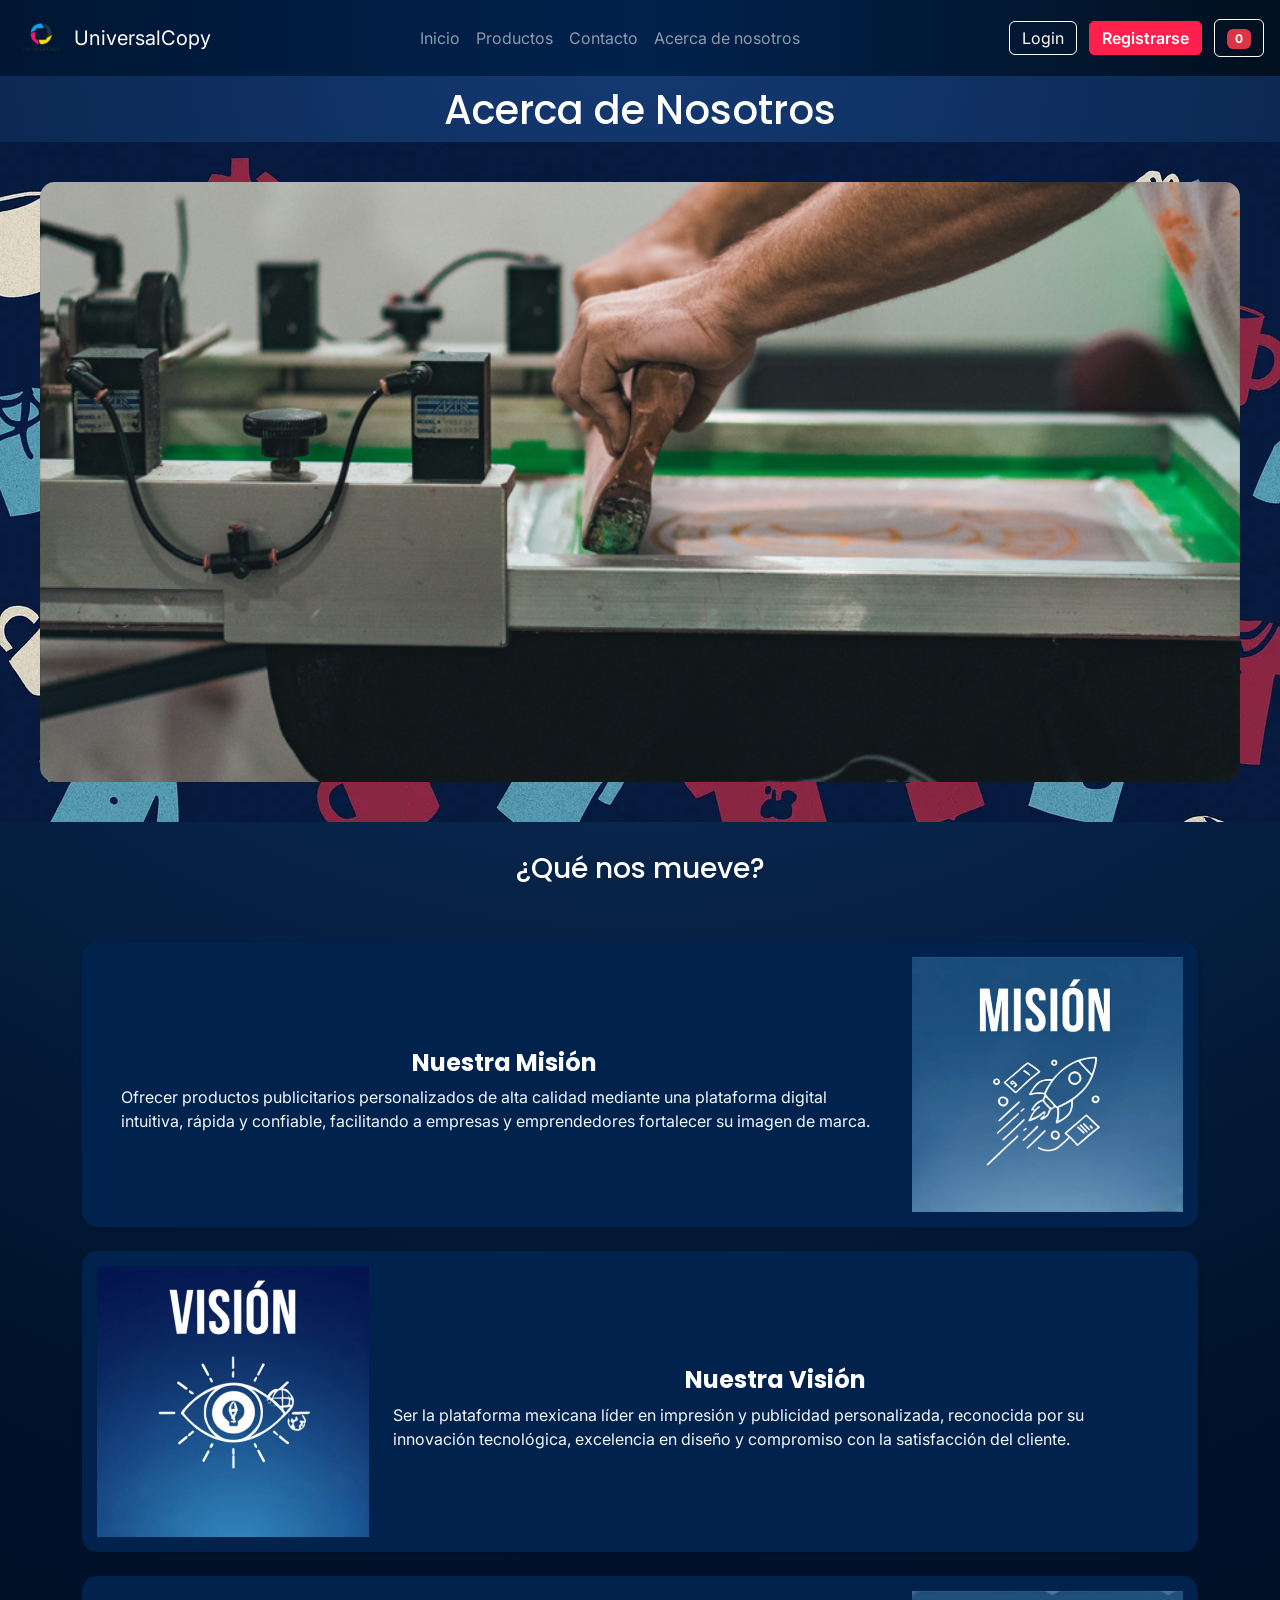
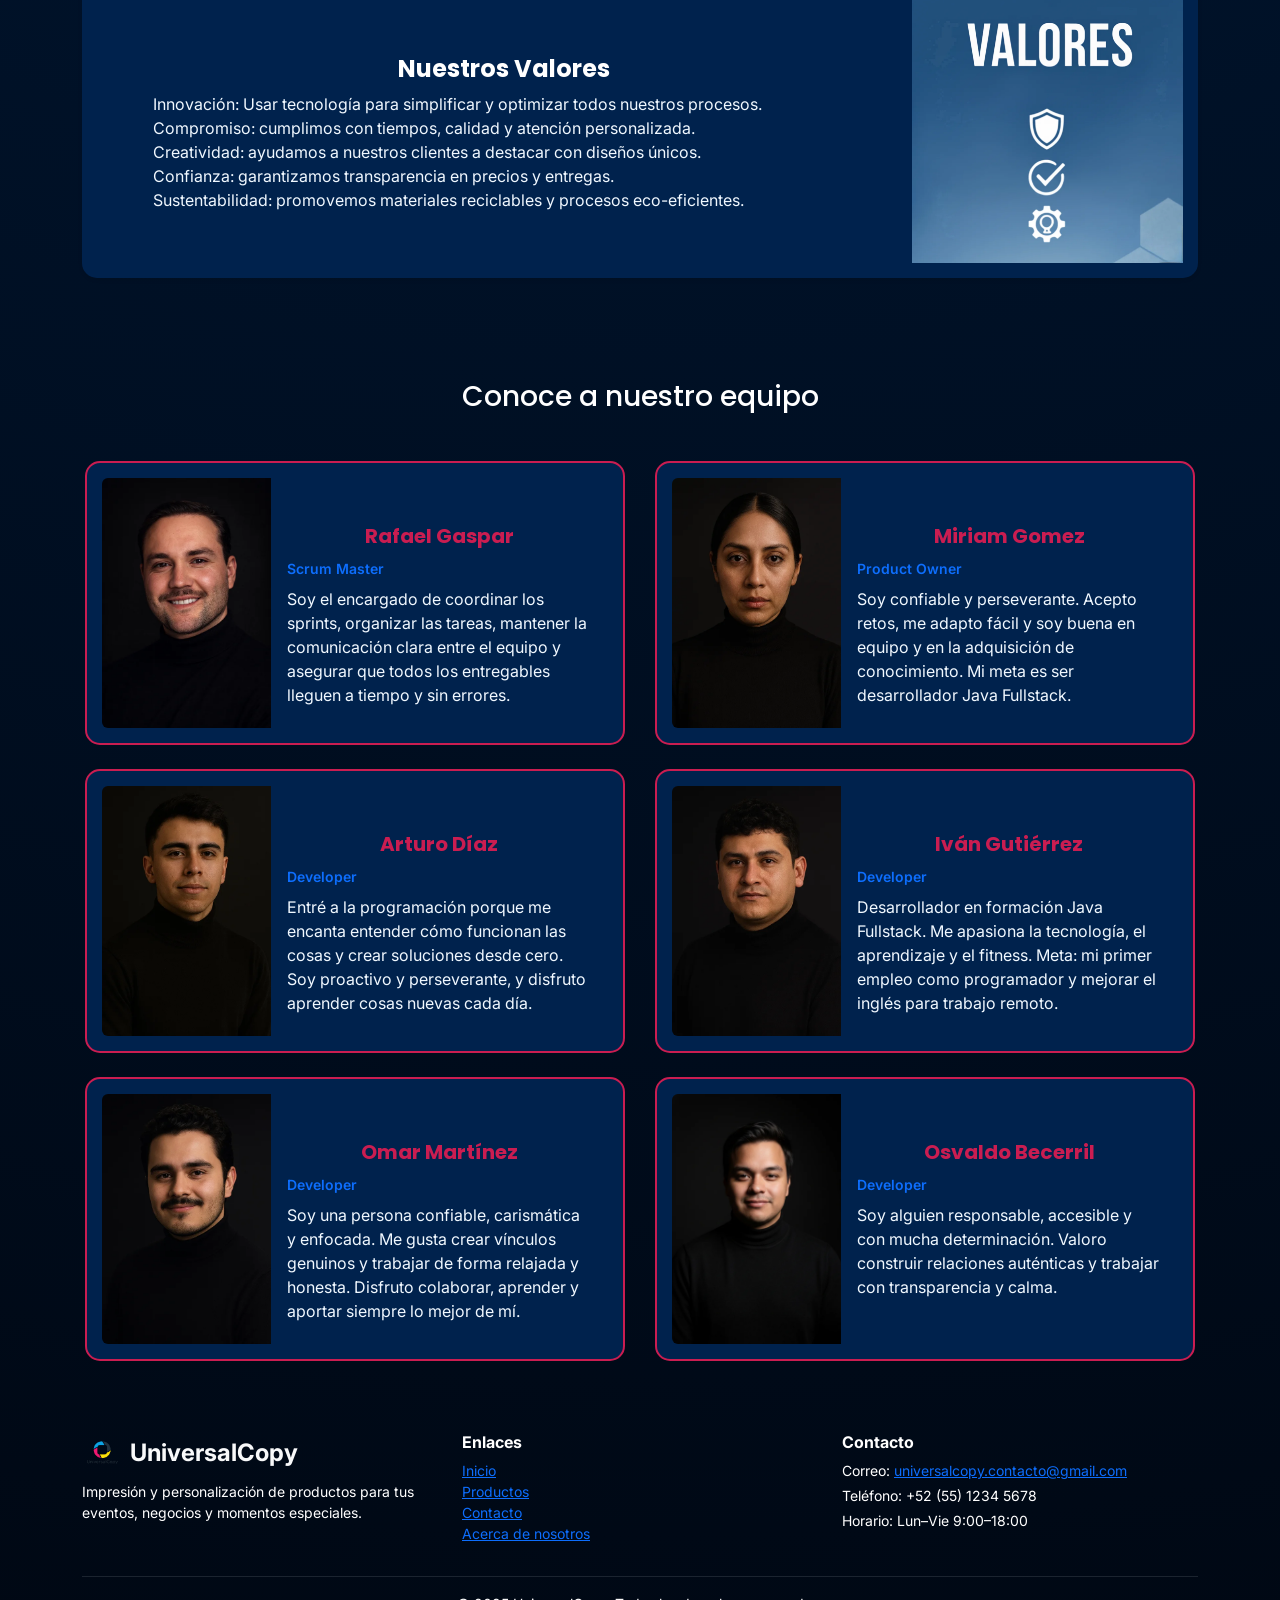
<file: acercaDe.html>
<!doctype html>
<html lang="en">

<head>
    <meta charset="utf-8">
    <meta name="viewport" content="width=device-width, initial-scale=1">
    <title>Acerca de nosotros</title>
    <link href="https://cdn.jsdelivr.net/npm/bootstrap@5.3.8/dist/css/bootstrap.min.css" rel="stylesheet"
        integrity="sha384-sRIl4kxILFvY47J16cr9ZwB07vP4J8+LH7qKQnuqkuIAvNWLzeN8tE5YBujZqJLB" crossorigin="anonymous">

    <link
        href="https://fonts.googleapis.com/css2?family=Inter:wght@300;400;600&family=Poppins:wght@500;700&display=swap"
        rel="stylesheet">

    <link rel="stylesheet" href="./css/main.css">
    <link rel="stylesheet" href="./css/componentes.css">
    <link rel="icon" type="image/x-icon" href="./assets/logoSinLetras.ico">
</head>

<body>
    <!--NavBar-->
    <header id="navBar"></header>

    <section>
        <h1>Acerca de Nosotros</h1>
        <!--Carrousel-->
        <div class="carousel-warper">
            <div id="carouselAutoplaying" class="carousel slide hero-carousel" data-bs-ride="carousel"
                data-bs-pause="false">
                <div class="carousel-inner">
                    <div class="carousel-item active">
                        <img src="./assets/local1.webp" class="d-block w-100" alt="serigrafia">
                    </div>
                    <div class="carousel-item">
                        <img src="./assets/local4.webp" class="d-block w-100" alt="impresora con enfoque en tintas">
                    </div>
                    <div class="carousel-item">
                        <img src="./assets/local3.webp" class="d-block w-100" alt="impresora de gran tamaño">
                    </div>
                </div>
            </div>
        </div>
    </section>

    <section>
        <h3>¿Qué nos mueve?</h3>


        <div class="container py-5">
            <div class="card mb-4 shadow-sm border-0 overflow-hidden">
                <div class="row g-0">

                    <div class="col-md-9 p-4 d-flex flex-column justify-content-center">
                        <h4 class="fw-bold">Nuestra Misión</h4>
                        <p>
                            Ofrecer productos publicitarios personalizados de alta calidad mediante una plataforma
                            digital
                            intuitiva, rápida y confiable, facilitando a empresas y emprendedores fortalecer su imagen
                            de
                            marca.
                        </p>
                    </div>

                    <div class="col-md-3">
                        <img src="./assets/mision.webp" class="img-fluid h-100 w-100 object-fit-cover"
                            alt="Imagen mision">
                    </div>
                </div>
            </div>

            <!-- c2-------------- -->
            <div class="card mb-4 shadow-sm border-0 overflow-hidden">
                <div class="row g-0 flex-md-row-reverse">

                    <div class="col-md-9 p-4 d-flex flex-column justify-content-center">
                        <h4 class="fw-bold">Nuestra Visión</h4>
                        <p>
                            Ser la plataforma mexicana líder en impresión y publicidad personalizada, reconocida por su
                            innovación tecnológica, excelencia en diseño y compromiso con la satisfacción del cliente.
                        </p>
                    </div>

                    <div class="col-md-3">
                        <img src="./assets/vision.webp" class="img-fluid h-100 w-100 object-fit-cover"
                            alt="Imagen vision">
                    </div>
                </div>
            </div>

            <!-- c3--- -->
            <div class="card mb-4 shadow-sm border-0 overflow-hidden">
                <div class="row g-0">

                    <div class="col-md-9 p-4 d-flex flex-column justify-content-center">
                        <h4 class="fw-bold">Nuestros Valores</h4>

                        <ul id="listaValores">
                            <li>
                                <span class="desktop-text">Innovación: Usar tecnología para simplificar y optimizar
                                    todos nuestros procesos.</span>
                                <span class="mobile-text">Innovación: Usar tecnología para simplificar procesos.</span>
                            </li>
                            <li>
                                <span class="desktop-text">Compromiso: cumplimos con tiempos, calidad y atención
                                    personalizada.</span>
                                <span class="mobile-text">Compromiso: Cumplir en tiempo, calidad y atención.</span>
                            </li>
                            <li>
                                <span class="desktop-text">Creatividad: ayudamos a nuestros clientes a destacar con
                                    diseños únicos.</span>
                                <span class="mobile-text">Creatividad: Ayudar a clientes a destacar con diseños.</span>
                            </li>
                            <li>
                                <span class="desktop-text">Confianza: garantizamos transparencia en precios y
                                    entregas.</span>
                                <span class="mobile-text">Confianza: Transparencia total en precios y entregas.</span>
                            </li>
                            <li>
                                <span class="desktop-text">Sustentabilidad: promovemos materiales reciclables y procesos
                                    eco-eficientes.</span>
                                <span class="mobile-text">Sustentabilidad: Promover materiales y procesos eco.</span>
                            </li>
                        </ul>
                    </div>
                    <div class="col-md-3">
                        <img src="./assets/valores.webp" class="img-fluid h-100 w-100 object-fit-cover"
                            alt="Imagen valores">
                    </div>
                </div>
            </div>

        </div>
    </section>

    <!--Tarjetas-->


    <section>
        <h3>Conoce a nuestro equipo</h3>
    </section>

    <!-- Test Cards nuevas -->
    <div class="container my-5">
        <div class="row justify-content-center g-4">
            <div class="col-md-6 d-flex justify-content-center">
                <div class="card" style="max-width: 540px;">
                    <div class="row g-0">
                        <div class="col-md-4">
                            <img src="./assets/equipo/Jaime-Rafa.webp" class="img-fluid rounded-start"
                                alt="Imagen de Rafa">
                        </div>
                        <div class="col-md-8">
                            <div class="card-body">
                                <h5 class="card-title">Rafael Gaspar</h5>
                                <p class="text-primary fw-semibold small mb-2 ">
                                    Scrum Master
                                </p>
                                <p class="card-text">Soy el encargado de coordinar los sprints, organizar las tareas,
                                    mantener
                                    la
                                    comunicación clara entre el equipo y asegurar que todos los entregables lleguen a
                                    tiempo
                                    y sin errores.</p>
                            </div>
                        </div>
                    </div>
                </div>
            </div>

            <div class="col-md-6 d-flex justify-content-center">
                <div class="card" style="max-width: 540px;">
                    <div class="row g-0">
                        <div class="col-md-4">
                            <img src="./assets/equipo/Miri.webp" class="img-fluid rounded-start" alt="imagen de Miriam">
                        </div>
                        <div class="col-md-8">
                            <div class="card-body">
                                <h5 class="card-title">Miriam Gomez</h5>
                                <p class="text-primary fw-semibold small mb-2 ">
                                    Product Owner
                                </p>
                                <p class="card-text">Soy confiable y perseverante. Acepto retos, me adapto fácil y soy
                                    buena en equipo y en la adquisición de conocimiento. Mi meta es ser desarrollador
                                    Java Fullstack.</p>
                            </div>
                        </div>
                    </div>
                </div>
            </div>

            <div class="col-md-6 d-flex justify-content-center">
                <div class="card" style="max-width: 540px;">
                    <div class="row g-0">
                        <div class="col-md-4">
                            <img src="./assets/equipo/Arturo.webp" class="img-fluid rounded-start"
                                alt="Imagen de Arturo">
                        </div>
                        <div class="col-md-8">
                            <div class="card-body">
                                <h5 class="card-title">Arturo Díaz</h5>
                                <p class="text-primary fw-semibold small mb-2 ">
                                    Developer
                                </p>
                                <p class="card-text">Entré a la programación porque me encanta entender cómo funcionan
                                    las cosas y crear soluciones desde cero. Soy proactivo y perseverante, y disfruto
                                    aprender cosas nuevas cada día.</p>
                            </div>
                        </div>
                    </div>
                </div>
            </div>

            <div class="col-md-6 d-flex justify-content-center">
                <div class="card" style="max-width: 540px;">
                    <div class="row g-0">
                        <div class="col-md-4">
                            <img src="./assets/equipo/Ivan.webp" class="img-fluid rounded-start" alt="Imagen de Iván">
                        </div>
                        <div class="col-md-8">
                            <div class="card-body">
                                <h5 class="card-title">Iván Gutiérrez</h5>
                                <p class="text-primary fw-semibold small mb-2 ">
                                    Developer
                                </p>
                                <p class="card-text">Desarrollador en formación Java Fullstack. Me apasiona la
                                    tecnología, el aprendizaje y el fitness. Meta: mi primer empleo como programador y
                                    mejorar el inglés para trabajo remoto.</p>
                            </div>
                        </div>
                    </div>
                </div>
            </div>

            <div class="col-md-6 d-flex justify-content-center">
                <div class="card" style="max-width: 540px;">
                    <div class="row g-0">
                        <div class="col-md-4">
                            <img src="./assets/equipo/Omar.webp" class="img-fluid rounded-start" alt="Imagen de Omar">
                        </div>
                        <div class="col-md-8">
                            <div class="card-body">
                                <h5 class="card-title">Omar Martínez</h5>
                                <p class="text-primary fw-semibold small mb-2 ">
                                    Developer
                                </p>
                                <p class="card-text">Soy una persona confiable, carismática y enfocada. Me
                                    gusta crear vínculos genuinos y trabajar de forma relajada y honesta.
                                    Disfruto colaborar, aprender y aportar siempre lo mejor de mí.</p>
                            </div>
                        </div>
                    </div>
                </div>
            </div>

            <div class="col-md-6 d-flex justify-content-center">
                <div class="card" style="max-width: 540px;">
                    <div class="row g-0">
                        <div class="col-md-4">
                            <img src="./assets/equipo/Osvaldo.webp" class="img-fluid rounded-start"
                                alt="Imagen de Osvaldo">
                        </div>
                        <div class="col-md-8">
                            <div class="card-body">
                                <h5 class="card-title">Osvaldo Becerril</h5>
                                <p class="text-primary fw-semibold small mb-2 ">
                                    Developer
                                </p>
                                <p class="card-text">Soy alguien responsable, accesible y con mucha
                                    determinación. Valoro construir relaciones auténticas y trabajar con
                                    transparencia y calma.</p>
                            </div>
                        </div>
                    </div>
                </div>
            </div>
        </div>
    </div>

    <!--CARRITO -->
    <div class="offcanvas offcanvas-end" tabindex="-1" id="offcanvasCarrito" aria-labelledby="offcanvasCarritoLabel">
        <div class="offcanvas-header">
            <h5 class="offcanvas-title" id="offcanvasCarritoLabel">Tu carrito</h5>
            <button type="button" class="btn-close" data-bs-dismiss="offcanvas" aria-label="Close"></button>
        </div>

        <div class="offcanvas-body">
            <div id="carritoItems" class="d-flex flex-column gap-3"></div>
        </div>

        <div class="p-3 border-top">
            <div class="d-flex justify-content-between mb-2">
                <span class="fw-bold">Total:</span>
                <span class="fw-bold">$<span id="totalCarrito">0.00</span></span>
            </div>

            <button class="btn btn-outline-danger w-100 mb-2" id="btnVaciarCarrito">Vaciar carrito</button>
            <button class="btn btn-primary w-100" id="btnCheckout">Finalizar compra</button>
        </div>
    </div>
    <script src="./js/carrito.js"></script>


    <!-- Footer-->

    <script src="https://cdn.jsdelivr.net/npm/bootstrap@5.3.8/dist/js/bootstrap.bundle.min.js"
        integrity="sha384-FKyoEForCGlyvwx9Hj09JcYn3nv7wiPVlz7YYwJrWVcXK/BmnVDxM+D2scQbITxI"
        crossorigin="anonymous"></script>
    <script src="./js/navBar.js"></script>
    <script src="./js/footer.js"></script>


</body>

</html>
</file>
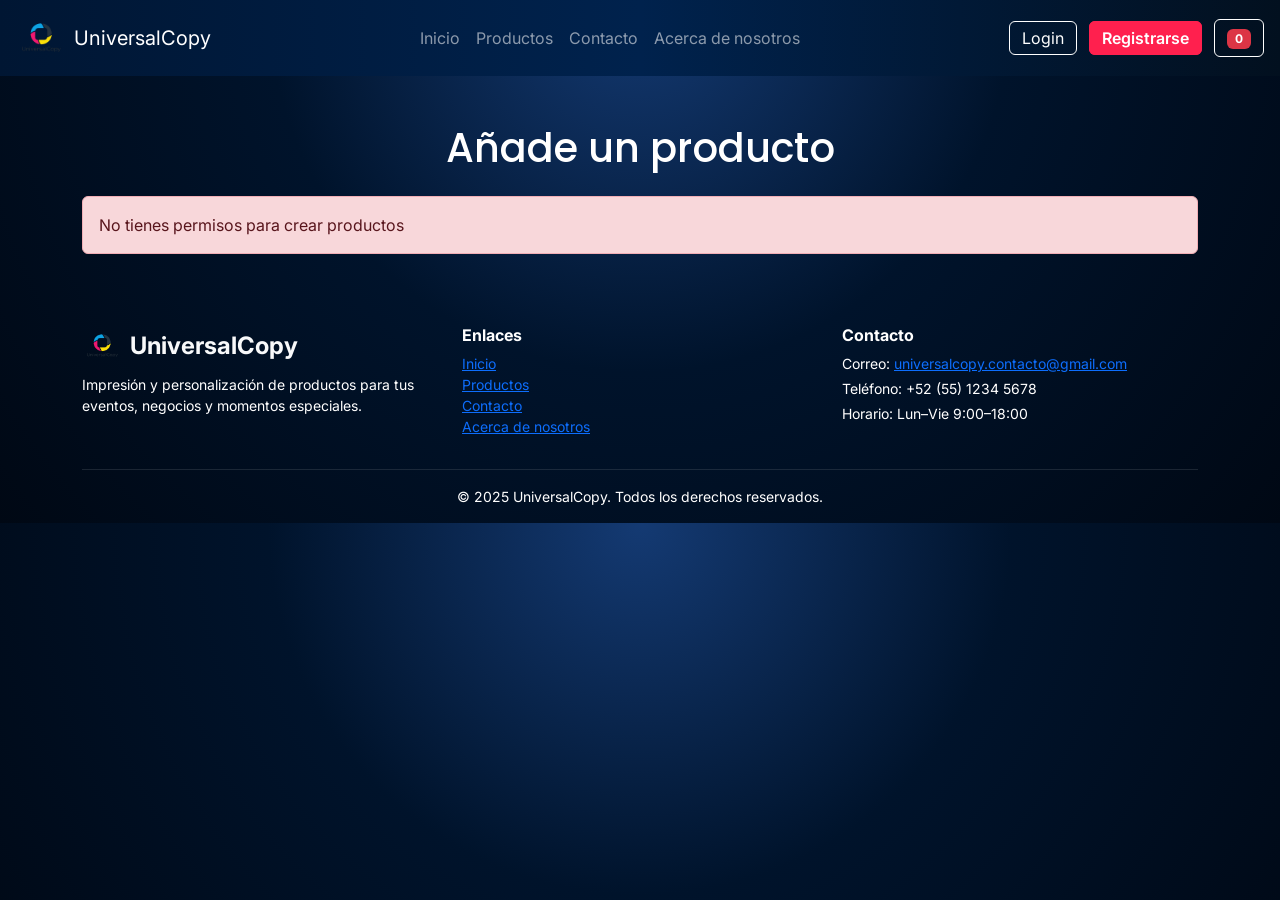
<file: formCrear.html>
<!doctype html>
<html lang="en">

<head>
    <meta charset="utf-8">
    <meta name="viewport" content="width=device-width, initial-scale=1">
    <title>Crear producto</title>
    <link href="https://cdn.jsdelivr.net/npm/bootstrap@5.3.8/dist/css/bootstrap.min.css" rel="stylesheet"
        integrity="sha384-sRIl4kxILFvY47J16cr9ZwB07vP4J8+LH7qKQnuqkuIAvNWLzeN8tE5YBujZqJLB" crossorigin="anonymous">

    <link
        href="https://fonts.googleapis.com/css2?family=Inter:wght@300;400;600&family=Poppins:wght@500;700&display=swap"
        rel="stylesheet">

    <link rel="stylesheet" href="./css/main.css">
    <link rel="stylesheet" href="./css/componentes.css">
    <link rel="icon" type="image/x-icon" href="./assets/logoSinLetras.ico">
</head>

<body>
    <!-- Nav Bar -->
    <header id="navBar"></header>

    <main class="container my-5">
        <h1 class="mb-4">Añade un producto</h1>
        <!-- Aletras de error-->
        <div id="alertValidacionesContainer"></div>

        <!--Formulario-->
        <div class="form-container" id="formCrear">
            <form id="formProducto" class="p-4 shadow-sm">
                <!-- NOMBRE -->
                <div class="mb-3">
                    <label for="inputNombreCrear" class="form-label fw-bold">Nombre del producto</label>
                    <input type="text" id="inputNombreCrear" class="form-control"
                        placeholder="Ej. Playera blanca 100% poliéster">
                </div>

                <!-- PRECIO -->
                <div class="mb-3">
                    <label for="inputPrecioCrear" class="form-label fw-bold">Precio (MXN)</label>
                    <input type="number" id="inputPrecioCrear" class="form-control" min="1.01" max="10000.00"
                        step="0.01" required placeholder="Ej. 199.99">
                </div>

                <!-- DESCRIPCIÓN -->
                <div class="mb-3">
                    <label for="inputDescripcionCrear" class="form-label fw-bold">Descripción</label>
                    <textarea id="inputDescripcionCrear" class="form-control" rows="3"
                        placeholder="Describe el producto..."></textarea>
                </div>

                <!-- IMAGEN -->
                <label for="inputImagenCrear" class="form-label fw-bold">URL Imagen</label>
                <input type="url" id="inputImagenCrear" class="form-control"
                    placeholder="https://ejemplo.com/imagen.webp">
                <!-- BOTÓN -->
                <div class="d-flex flex-column flex-sm-row justify-content-left gap-2 mt-4">
                    <button type="submit" id="btnSubmitCrear" class="btn btn-primary">
                        Crear producto
                    </button>

                    <button type="button" id="btnLimpiar" class="btn btn-secondary">
                        Limpiar todo
                    </button>
                </div>
            </form>
        </div>
    </main>

    <!--CARRITO -->
    <div class="offcanvas offcanvas-end" tabindex="-1" id="offcanvasCarrito" aria-labelledby="offcanvasCarritoLabel">
        <div class="offcanvas-header">
            <h5 class="offcanvas-title" id="offcanvasCarritoLabel">Tu carrito</h5>
            <button type="button" class="btn-close" data-bs-dismiss="offcanvas" aria-label="Close"></button>
        </div>

        <div class="offcanvas-body">
            <div id="carritoItems" class="d-flex flex-column gap-3"></div>
        </div>

        <div class="p-3 border-top">
            <div class="d-flex justify-content-between mb-2">
                <span class="fw-bold">Total:</span>
                <span class="fw-bold">$<span id="totalCarrito">0.00</span></span>
            </div>

            <button class="btn btn-outline-danger w-100 mb-2" id="btnVaciarCarrito">Vaciar carrito</button>
            <button class="btn btn-primary w-100" id="btnCheckout">Finalizar compra</button>
        </div>
    </div>
    <script src="./js/carrito.js"></script>

    <script src="https://cdn.jsdelivr.net/npm/bootstrap@5.3.8/dist/js/bootstrap.bundle.min.js"
        integrity="sha384-FKyoEForCGlyvwx9Hj09JcYn3nv7wiPVlz7YYwJrWVcXK/BmnVDxM+D2scQbITxI"
        crossorigin="anonymous"></script>
    <script src="./js/navBar.js"></script>
    <script src="./js/footer.js"></script>
    <script src="./js/formCrear.js"></script>
    <script src="./js/main-crear.js"></script>
</body>

</html>
</file>
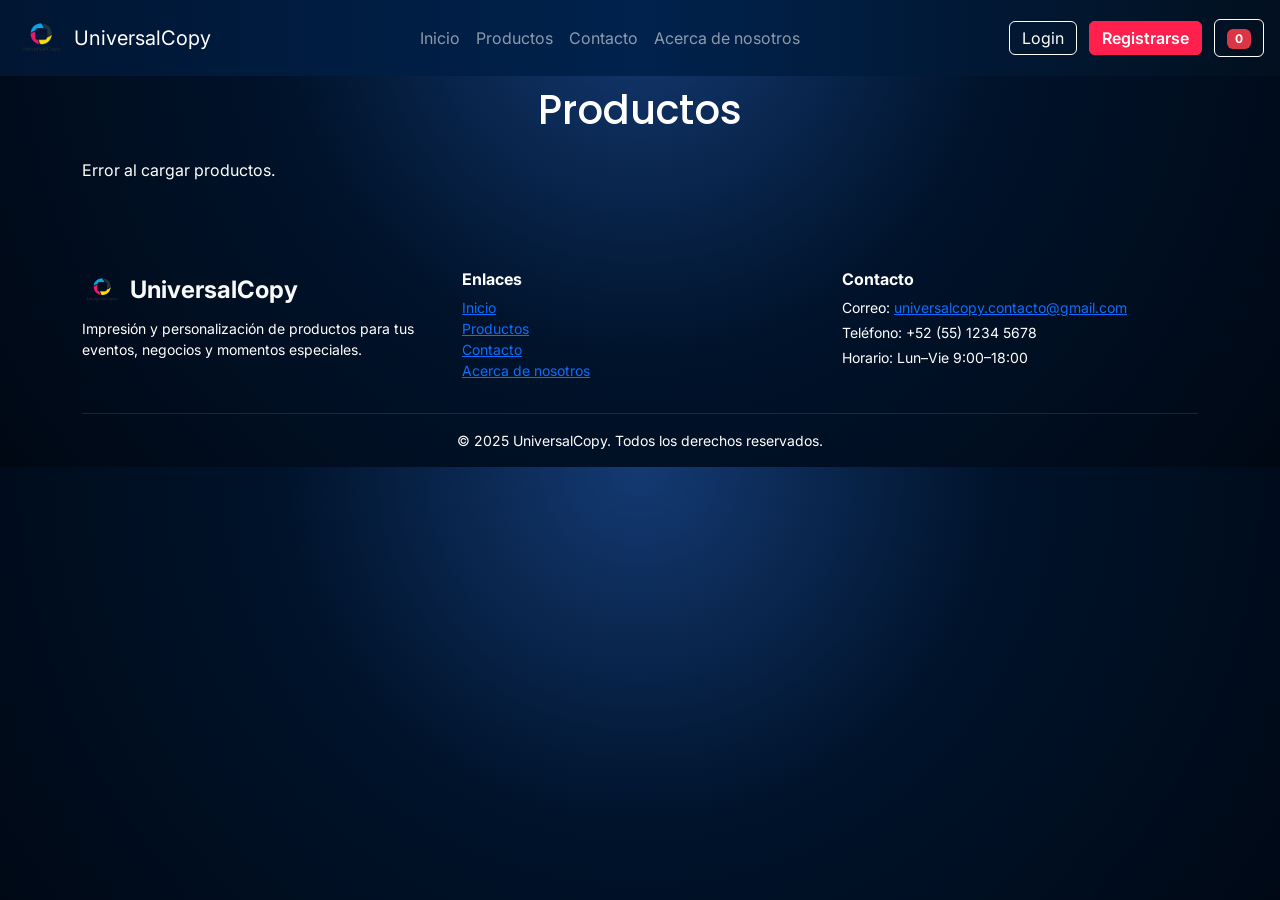
<file: productos.html>
<!doctype html>
<html lang="en">

<head>
    <meta charset="utf-8">
    <meta name="viewport" content="width=device-width, initial-scale=1">
    <title>Productos</title>
    <link href="https://cdn.jsdelivr.net/npm/bootstrap@5.3.8/dist/css/bootstrap.min.css" rel="stylesheet"
        integrity="sha384-sRIl4kxILFvY47J16cr9ZwB07vP4J8+LH7qKQnuqkuIAvNWLzeN8tE5YBujZqJLB" crossorigin="anonymous">

    <link
        href="https://fonts.googleapis.com/css2?family=Inter:wght@300;400;600&family=Poppins:wght@500;700&display=swap"
        rel="stylesheet">

    <link rel="stylesheet" href="./css/main.css">
    <link rel="stylesheet" href="./css/componentes.css">
    <link rel="icon" type="image/x-icon" href="./assets/logoSinLetras.ico">
</head>

<body>
    <!-- Nav Bar -->
    <header id="navBar"></header>

    <main class="container mb-5">
        <h1 class="mb-4">Productos</h1>

        <!-- Card container -->
        <div class="row g-3" id="cardContainer">

        </div>
    </main>

    <!--CARRITO -->
    <div class="offcanvas offcanvas-end" tabindex="-1" id="offcanvasCarrito" aria-labelledby="offcanvasCarritoLabel">
        <div class="offcanvas-header">
            <h5 class="offcanvas-title" id="offcanvasCarritoLabel">Tu carrito</h5>
            <button type="button" class="btn-close" data-bs-dismiss="offcanvas" aria-label="Close"></button>
        </div>

        <div class="offcanvas-body">
            <div id="carritoItems" class="d-flex flex-column gap-3"></div>
        </div>

        <div class="p-3 border-top">
            <div class="d-flex justify-content-between mb-2">
                <span class="fw-bold">Total:</span>
                <span class="fw-bold">$<span id="totalCarrito">0.00</span></span>
            </div>

            <button class="btn btn-outline-danger w-100 mb-2" id="btnVaciarCarrito">Vaciar carrito</button>
            <button class="btn btn-primary w-100" id="btnCheckout">Finalizar compra</button>
        </div>
    </div>

    <script src="https://cdn.jsdelivr.net/npm/bootstrap@5.3.8/dist/js/bootstrap.bundle.min.js"
        integrity="sha384-FKyoEForCGlyvwx9Hj09JcYn3nv7wiPVlz7YYwJrWVcXK/BmnVDxM+D2scQbITxI"
        crossorigin="anonymous"></script>
    <script src="./js/footer.js"></script>
    <script src="./js/navBar.js"></script>
    <script src="./js/carrito.js"></script>
    <script src="./js/ui-productos.js"></script>
    <script src="./js/main-productos.js"></script>
</body>

</html>
</file>
<file: css/main.css>
html,
body {
    overflow-x: hidden;
    width: 100%;
    margin: 0;
    padding: 0;
}

html {
    --bgcolor: #00224D;
    --hgColor: #0D0D0D;
    --primary-color: #FF204E;
    --secondary-color: #A0153E;
    --textFont: "Inter", sans-serif;
    --titlesFont: "Poppins", sans-serif;
}

body {
    background: radial-gradient(circle at top, #143a73 0, #00132b 45%, #000814 100%);
    color: #ffffff;
    font-family: var(--textFont);
}

h1 {
    font-family: var(--titlesFont);
    color: #ffffff;
    text-align: center;
    margin-top: 10px;
}

h2,
h3,
h4,
h5 {
    font-family: var(--titlesFont);
    color: #ffffff;
    text-align: center;
    margin-top: 30px;
}

/* responsive */

@media (max-width: 768px) {
    h1 {
        font-size: 2.2rem;
    }

    h2,
    h3 {
        font-size: 1.6rem;
    }

    .custom-form-bg {
        padding: 20px;
    }
}


.contInicio {
    color: white;
    font-family: 'Inter', sans-serif;
}


/* Texto descriptivo */
.desInicio {
    max-width: 380px;
    font-size: 16px;
    line-height: 1.5;
}

.sCard {
    position: relative;
    background: #ffffff15;
    backdrop-filter: blur(18px);
    -webkit-backdrop-filter: blur(18px);
    padding: 25px;
    border-radius: 20px;
}

/* borde degradado */
.sCard::before {
    content: "";
    position: absolute;
    inset: 0;
    padding: 1.5px;
    border-radius: inherit;
    background: linear-gradient(
        135deg,
        rgba(255,255,255,0.6),
        rgba(255,255,255,0.1),
        rgba(255,255,255,0.6)
    );
mask:
        linear-gradient(#fff 0 0) content-box,
        linear-gradient(#fff 0 0);
    -webkit-mask:
        linear-gradient(#fff 0 0) content-box,
        linear-gradient(#fff 0 0);

    mask-composite: exclude;
    -webkit-mask-composite: xor;

    pointer-events: none;
}

.sCard,
.logo-box {
    min-height: 220px;
    transition: box-shadow 0.3s ease;
}

.imgCarrusel {
    width: 100%;
    max-width: 180px;
    object-fit: contain;

}

.titulosC {
    font-size: 55px;
    font-weight: 600;
    text-align: center;
    background: linear-gradient(135deg, #ffffff, #FF204E);
    background-clip: text;
    -webkit-background-clip: text;
    -webkit-text-fill-color: transparent;
}

.titulo {
    font-size: 65px;
    font-weight: 600;
    line-height: 1;
    background: linear-gradient(135deg, #ffffff, #FF204E);
    background-clip: text;
    -webkit-background-clip: text;
    -webkit-text-fill-color: transparent;
}

.box {
    display: flex;
    align-items: flex-start;
    justify-content: center;
    min-height: 100vh;
    flex-direction: column;
}

.type-text::after {
    content: "|";
    animation: blink 1s infinite;
}

@keyframes blink {

    0%,
    50%,
    100% {
        opacity: 1;
    }

    25%,
    75% {
        opacity: 0;
    }
}

.logo-text {
    font-family: 'Poppins', sans-serif;
    font-size: clamp(1.5rem, 3.5vw, 2.6rem);
    font-weight: 700;
    letter-spacing: 1.5px;
    color: white;
    text-align: center;
    line-height: 1.2;
    padding: 10px;
    cursor: default;
}

/* Carrito Flotante */
.btn-floating-cart {
    position: fixed;
    bottom: 30px;
    right: 30px;
    width: 60px;
    height: 60px;
    border-radius: 50%;
    z-index: 1050;
    display: flex;
    align-items: center;
    justify-content: center;
    font-size: 24px;
    box-shadow: 0 4px 12px rgba(0,0,0,0.3);
    transition: transform 0.3s ease;
    background-color: var(--primary-color);
    color: white;
    border: none;
}

.btn-floating-cart:hover {
    transform: scale(1.1);
    background-color: var(--secondary-color);
    color: white;
}

.btn-floating-cart .badge {
    position: absolute;
    top: 0;
    right: 0;
    font-size: 0.8rem;
    border-radius: 50%;
}
</file>
<file: css/componentes.css>
html {
    --bgcolor: #00224D;
    --hgColor: #0D0D0D;
    --primary-color: #FF204E;
    --secondary-color: #ca1d51;
    --textFont: 'Inter', sans-serif;
    --titlesFont: 'Poppins', sans-serif;
}

.hero-carousel .carousel-item img {
    max-width: 1850px;
    height: 600px;
    margin: auto auto;
    border-radius: 15px;
    object-fit: cover;
}

.hero-carousel {
    background-image: url("../assets/fondo2.webp");
    padding: 40px;
}

/* card-lista-valores */
#listaValores {
    list-style-type: none;
}

.desktop-text {

    display: inline;
}

.mobile-text {
    display: none;
}

/* ------------------ */
.card {
    background-color: var(--bgcolor);
    border: 2px solid var(--secondary-color);
    border-radius: 15px;
    padding: 15px;
    color: aliceblue;
}

.card-title {
    color: var(--secondary-color);
    font-weight: bold;
    margin-bottom: 10px;
}


.card img {
    width: 100%;
    height: 250px;
    object-fit: cover;
}

#productoCard img {
    height: 350px;
}

.card:hover {
    transform: scale(1.05);
}

/* nav */
#navBar {
    background: linear-gradient(90deg, #001633 0%, #00224D 50%, #02101f 100%);
    color: #ffffff;
}

#navBar .nav-link:hover,
#navBar .nav-link:focus {
    color: #ffffff !important;
}

/* buttons */

.btn-primary {
    background-color: var(--primary-color);
    border-color: var(--primary-color);
    font-weight: 600;
}

.btn-primary:hover {
    background-color: var(--secondary-color);
    border-color: var(--secondary-color);
    box-shadow: 0 0 12px rgba(202, 0, 57, 0.991);
    transform: translateY(-1px);
}

.btn-outline-light {
    border-color: #ffffff;
    color: #ffffff;
}

.btn-outline-light:hover {
    background-color: #ffffff;
    color: #001633;
}

/*=FORMULARIOS=*/

#formCrear {
    background: #ffffff15;
    backdrop-filter: blur(18px);
    -webkit-backdrop-filter: blur(18px);
    border: 2px solid rgba(255, 255, 255, 0.35);

    width: 80%;
    max-width: 600px;
    margin: 0 auto;
    padding: 20px;
    border-radius: 12px;

}

.custom-form-bg {
    background: #ffffff15;
    backdrop-filter: blur(18px);
    -webkit-backdrop-filter: blur(18px);
    border: 2px solid rgba(255, 255, 255, 0.35);
}

.custom-form-bg .form-control,
.custom-form-bg textarea {
    border-radius: 10px;
    border: 2px solid #eedfe3;
    background: #f8faffce;
    transition: all .25s ease;
    padding: 0.75rem;
    font-size: 0.95rem;
}

.custom-form-bg .form-control:focus,
.custom-form-bg textarea:focus {
    border-color: #0d6efd;
    box-shadow: 0 0 0 4px rgba(13, 110, 253, 0.20);
    background: #ffffff;
}


/* Mapa */
.custom-form-bg iframe {
    border-radius: 10px;
    box-shadow: 0 6px 18px rgba(0, 0, 0, 0.08);
}

@media (max-width: 768px) {
    .hero-carousel {
        padding: 15px;
    }

    .hero-carousel .carousel-item img {
        height: 300px;
    }

    .card img {
        height: 400px;
    }

    #formCrear {
        background: #ffffff15;
        backdrop-filter: blur(18px);
        -webkit-backdrop-filter: blur(18px);
        border: 2px solid rgba(255, 255, 255, 0.35);

        width: 95%;
        max-width: 600px;
        margin: 0 auto;
        padding: 10px;
        border-radius: 12px;

    }
}

/* card-lista-valores */
@media (max-width: 993px) {
    .desktop-text {
        display: none;
    }

    .mobile-text {
        display: inline;
    }
}

#offcanvasCarrito {
    background-color: var(--bgcolor);
    color: #fff;
    font-family: var(--textFont);
}

#offcanvasCarrito .offcanvas-title {
    font-family: var(--titlesFont);
    color: var(--primary-color);
}



#totalCarrito {
    color: var(--primary-color);
}

.btnCheckout {
    background-color: var(--primary-color);
    border-color: var(--primary-color);
    font-weight: 600;
}
</file>
